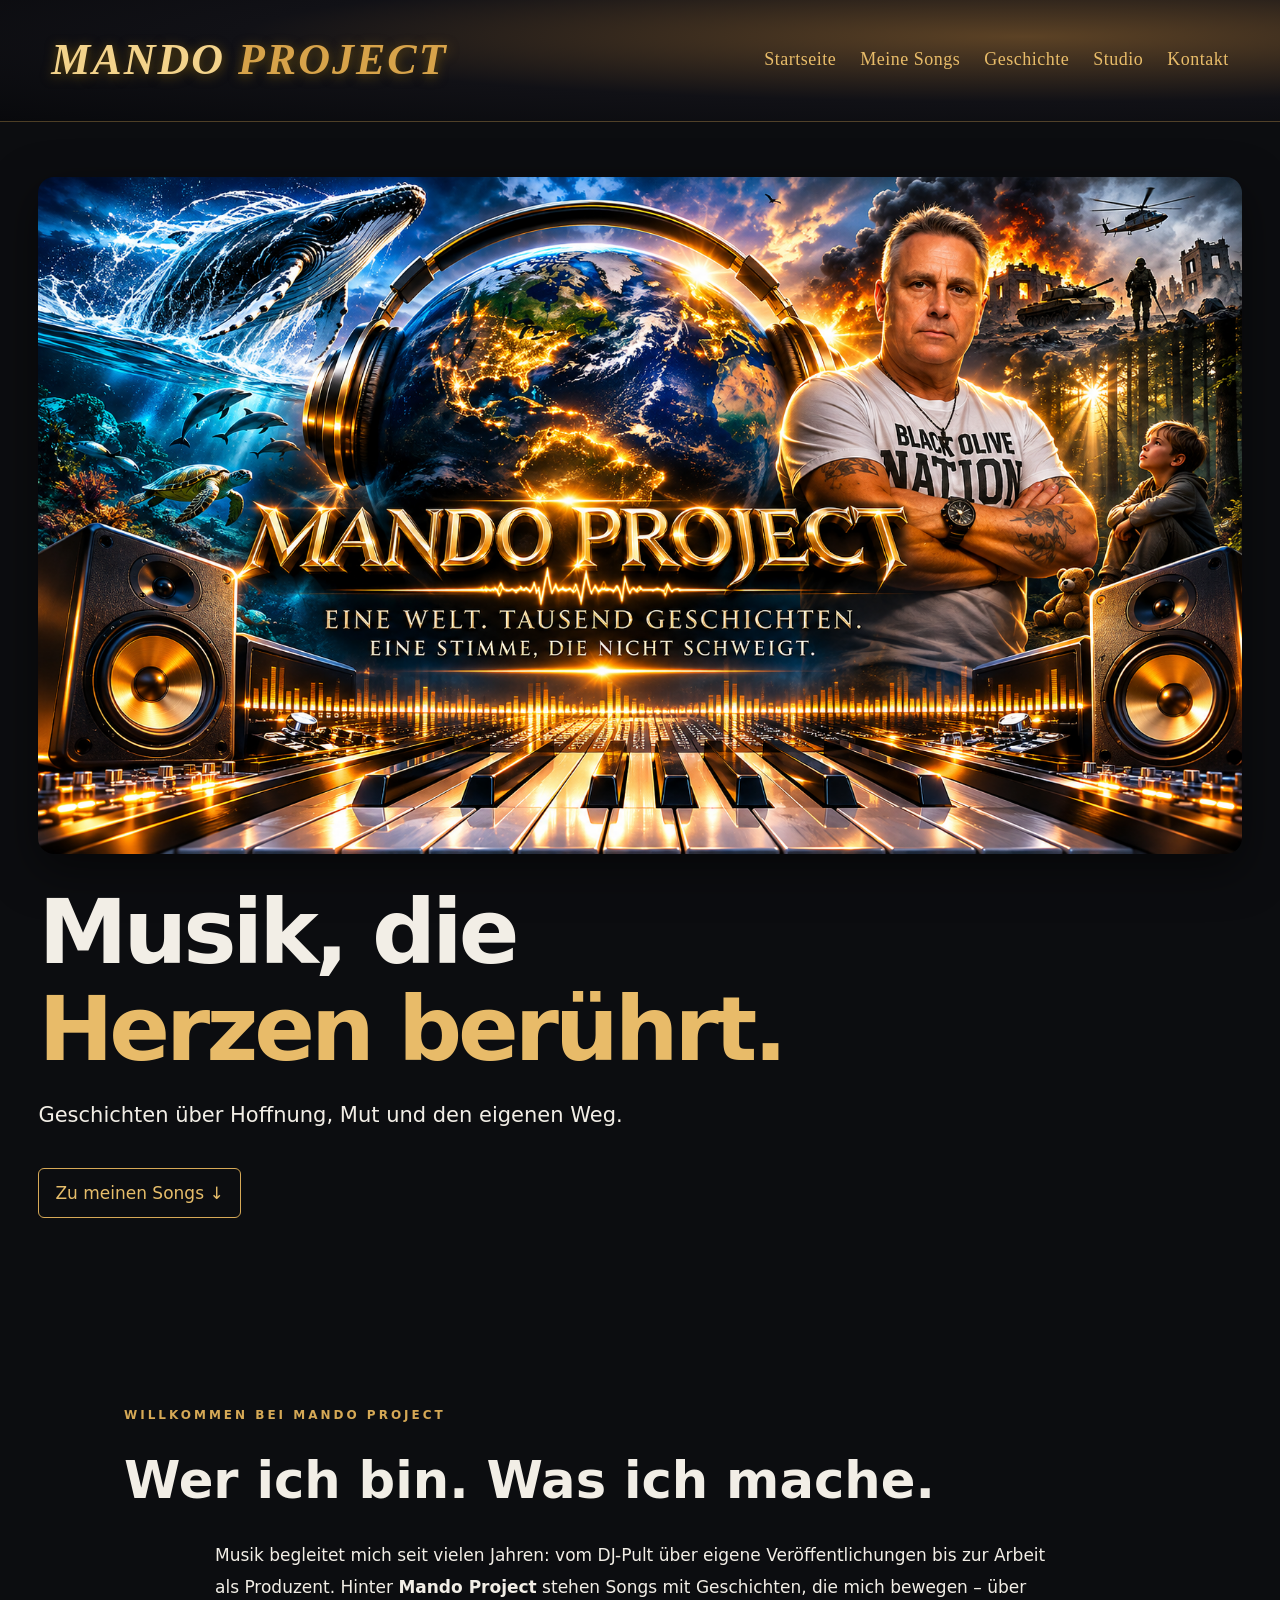
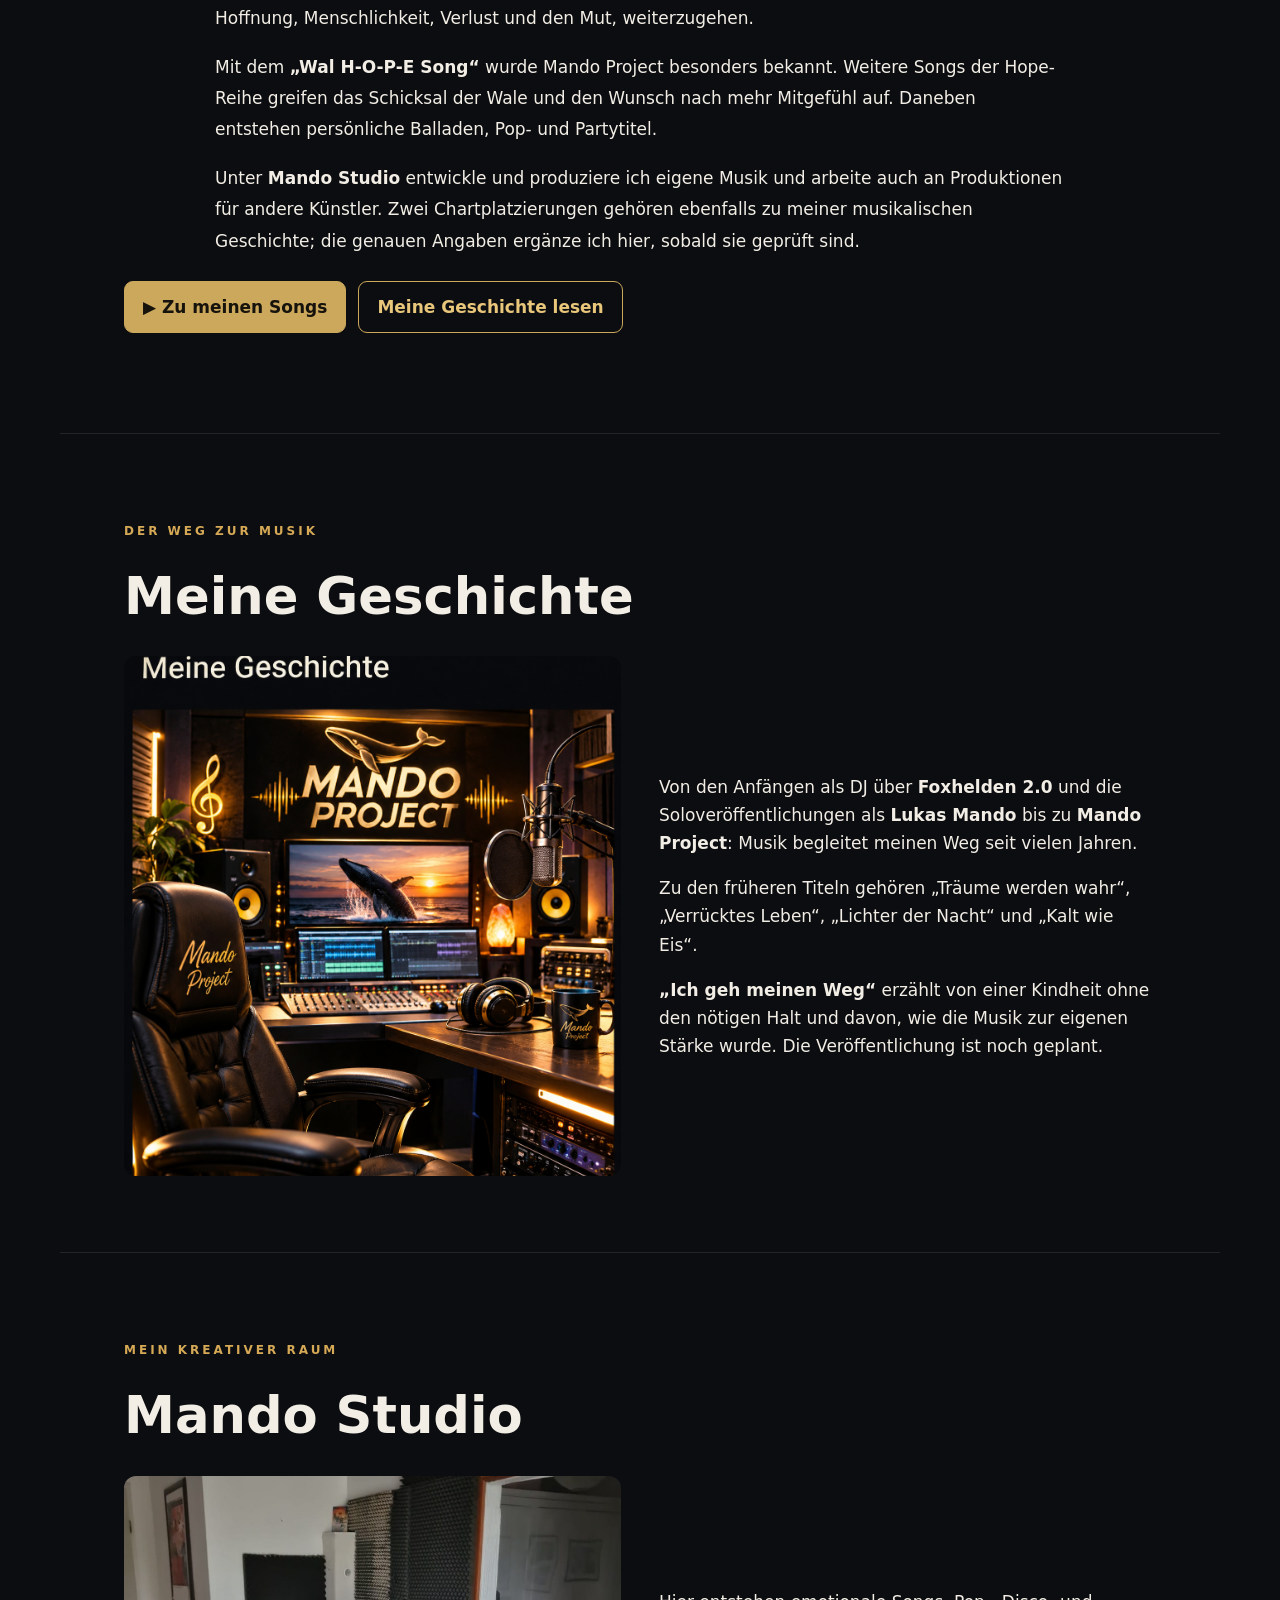
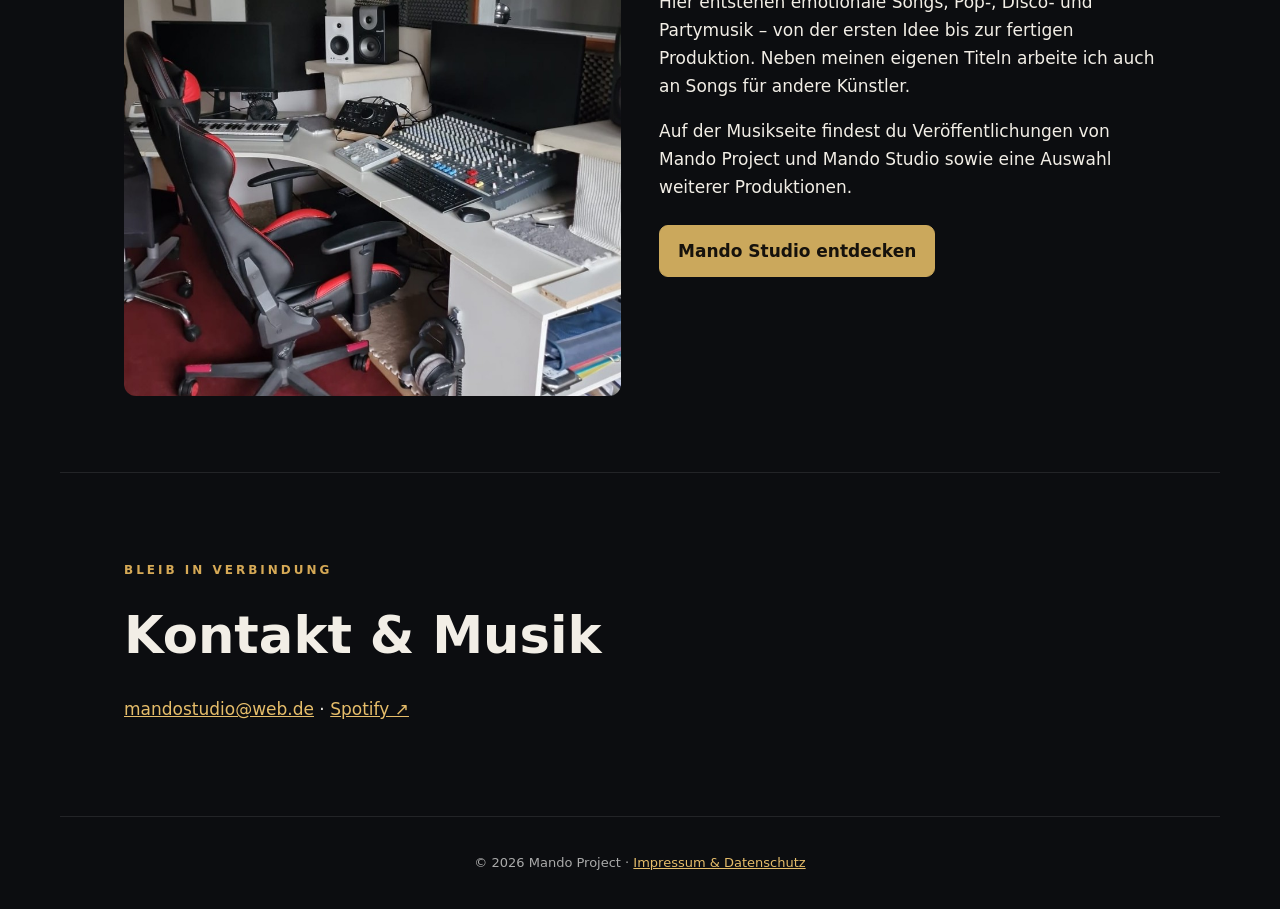
<file: index.html>
<!doctype html>
<html lang="de">
<head>
<meta charset="utf-8">
<meta name="viewport" content="width=device-width, initial-scale=1">
<meta name="description" content="Mando Project und Mando Studio – Musik, Emotionen, Hoffnung und Produktionen.">
<title>Mando Project – Musik, die Herzen berührt</title>
<link rel="icon" type="image/png" href="mando-wal-favicon.png">
<link rel="stylesheet" href="style.css">
<style>
.site-nav-extra {display:flex;flex-wrap:wrap;gap:14px;justify-content:center}
.intro-text {max-width:850px;margin:0 auto 24px;line-height:1.85}
.action-links {display:flex;flex-wrap:wrap;gap:12px;margin:24px 0}
.action-links a,.music-action {display:inline-block;padding:11px 18px;border:1px solid #cba85c;border-radius:9px;color:#e8c77b;text-decoration:none;font-weight:600}
.action-links a:first-child {background:#cba85c;color:#16120c}
.music-grid {display:grid;grid-template-columns:repeat(auto-fill,minmax(145px,1fr));gap:16px;margin-top:25px}
.music-tile {min-width:0;background:#171717;border:1px solid #4d3d23;border-radius:13px;overflow:hidden}
.music-tile img {width:100%;aspect-ratio:1/1;object-fit:cover;display:block;background:#28231d}
.music-tile .details {padding:12px}
.music-tile h3 {font-size:1rem;line-height:1.3;margin:0 0 6px;overflow-wrap:anywhere}
.music-tile small {display:block;opacity:.8;margin-bottom:12px}
.music-tile .music-action {font-size:.82rem;padding:8px 10px;margin:3px 3px 3px 0}
.music-tile .music-action:hover,.action-links a:hover {background:#d8b66d;color:#17120a}
.music-tile .pending {font-size:.82rem;color:#e5c681}
.section-note {max-width:850px;line-height:1.7}
@media(max-width:520px) {
.music-grid {grid-template-columns:repeat(2,minmax(0,1fr));gap:10px}
.music-tile .details {padding:9px}
.music-tile h3 {font-size:.9rem}
.music-tile .music-action {font-size:.74rem;padding:7px 8px}
}
</style>
</head>
<body>

<header>
<div class="nav">
<strong>MANDO <em>PROJECT</em></strong>
<nav class="site-nav-extra">
<a href="index.html">Startseite</a>
<a href="musik.html">Meine Songs</a>
<a href="index.html#geschichte">Geschichte</a>
<a href="index.html#studio">Studio</a>
<a href="index.html#kontakt">Kontakt</a>
</nav>
</div>
</header>

<section class="hero">
<img src="mando-project-banner.png" alt="Mando Project – Musik, Hoffnung und Emotionen" style="width:100%;height:auto;display:block;border-radius:16px;">
<h1>Musik, die<br><em>Herzen berührt.</em></h1>
<p>Geschichten über Hoffnung, Mut und den eigenen Weg.</p>
<a class="cta" href="musik.html">Zu meinen Songs ↓</a>
</section>

<main>

<section id="willkommen">
<p class="eyebrow">WILLKOMMEN BEI MANDO PROJECT</p>
<h2>Wer ich bin. Was ich mache.</h2>

<div class="intro-text">
<p>Musik begleitet mich seit vielen Jahren: vom DJ-Pult über eigene Veröffentlichungen bis zur Arbeit als Produzent. Hinter <strong>Mando Project</strong> stehen Songs mit Geschichten, die mich bewegen – über Hoffnung, Menschlichkeit, Verlust und den Mut, weiterzugehen.</p>

<p>Mit dem <strong>„Wal H-O-P-E Song“</strong> wurde Mando Project besonders bekannt. Weitere Songs der Hope-Reihe greifen das Schicksal der Wale und den Wunsch nach mehr Mitgefühl auf. Daneben entstehen persönliche Balladen, Pop- und Partytitel.</p>

<p>Unter <strong>Mando Studio</strong> entwickle und produziere ich eigene Musik und arbeite auch an Produktionen für andere Künstler. Zwei Chartplatzierungen gehören ebenfalls zu meiner musikalischen Geschichte; die genauen Angaben ergänze ich hier, sobald sie geprüft sind.</p>
</div>

<div class="action-links">
<a href="musik.html">▶ Zu meinen Songs</a>
<a href="#geschichte">Meine Geschichte lesen</a>
</div>
</section>

<section id="geschichte">
<p class="eyebrow">DER WEG ZUR MUSIK</p>
<h2>Meine Geschichte</h2>

<div class="twocol">
<img src="live.jpg.png" alt="Früherer Live-Auftritt" onerror="this.style.display='none'">
<div>
<p>Von den Anfängen als DJ über <strong>Foxhelden 2.0</strong> und die Soloveröffentlichungen als <strong>Lukas Mando</strong> bis zu <strong>Mando Project</strong>: Musik begleitet meinen Weg seit vielen Jahren.</p>

<p>Zu den früheren Titeln gehören „Träume werden wahr“, „Verrücktes Leben“, „Lichter der Nacht“ und „Kalt wie Eis“.</p>

<p><strong>„Ich geh meinen Weg“</strong> erzählt von einer Kindheit ohne den nötigen Halt und davon, wie die Musik zur eigenen Stärke wurde. Die Veröffentlichung ist noch geplant.</p>
</div>
</div>
</section>

<section id="studio">
<p class="eyebrow">MEIN KREATIVER RAUM</p>
<h2>Mando Studio</h2>

<div class="twocol">
<img src="studio.jpg" alt="Blick ins Mando Studio" onerror="this.style.display='none'">
<div>
<p>Hier entstehen emotionale Songs, Pop-, Disco- und Partymusik – von der ersten Idee bis zur fertigen Produktion. Neben meinen eigenen Titeln arbeite ich auch an Songs für andere Künstler.</p>

<p>Auf der Musikseite findest du Veröffentlichungen von Mando Project und Mando Studio sowie eine Auswahl weiterer Produktionen.</p>

<div class="action-links">
<a href="musik.html#studio-songs">Mando Studio entdecken</a>
</div>
</div>
</div>
</section>

<section id="kontakt">
<p class="eyebrow">BLEIB IN VERBINDUNG</p>
<h2>Kontakt &amp; Musik</h2>

<p>
<a href="mailto:mandostudio@web.de">mandostudio@web.de</a>
·
<a href="https://open.spotify.com/artist/6q84qfpA5ErNUSakbiqv8E" target="_blank" rel="noopener noreferrer">Spotify ↗</a>
</p>
</section>

</main>

<footer>
© 2026 Mando Project ·
<a href="impressum.html">Impressum &amp; Datenschutz</a>
</footer>

</body>
</html>
</file>
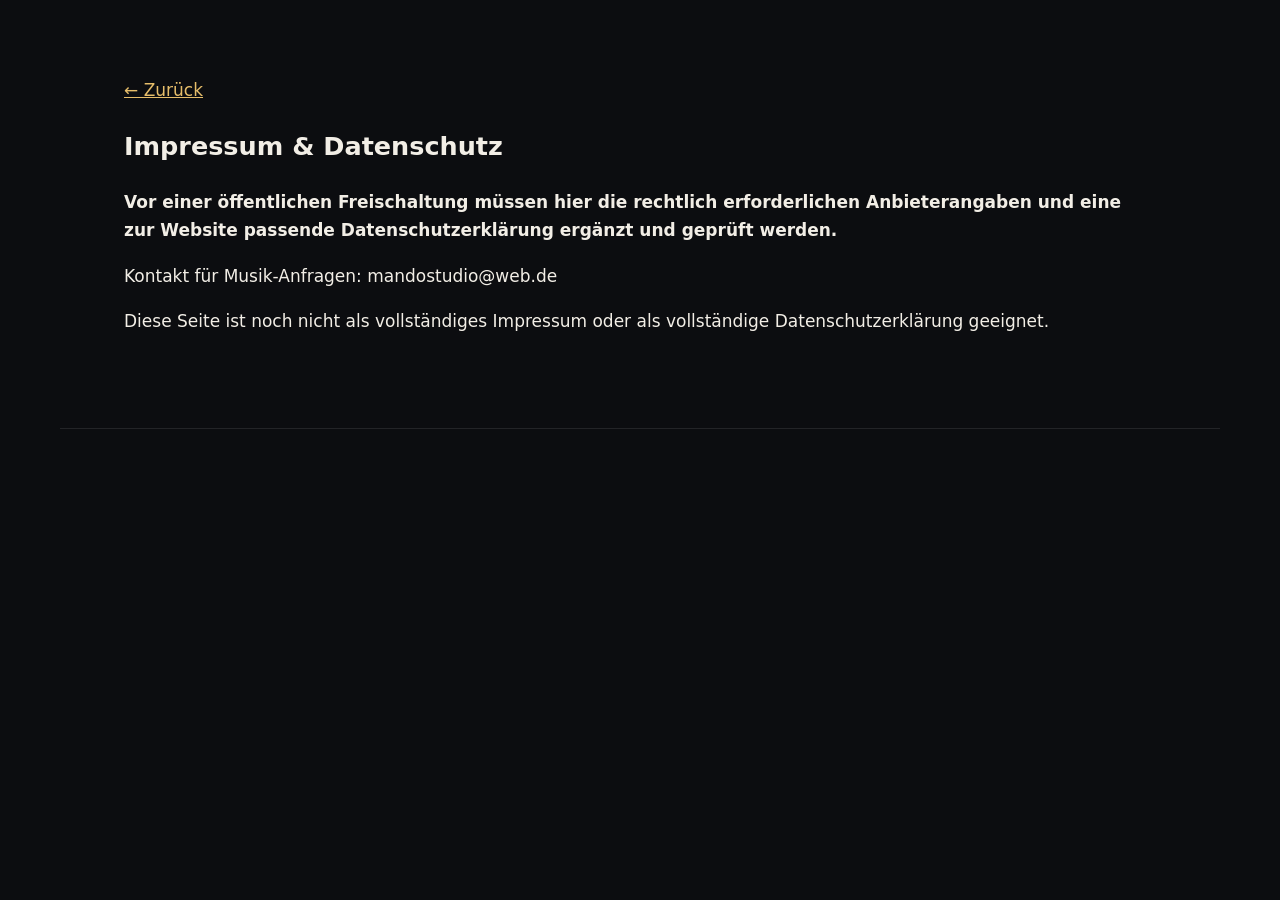
<file: impressum.html>
<!doctype html><html lang="de"><head><meta charset="utf-8"><meta name="viewport" content="width=device-width,initial-scale=1"><title>Impressum & Datenschutz – Mando Project</title><link rel="stylesheet" href="style.css"></head><body><main><section><a href="index.html">← Zurück</a><h1>Impressum & Datenschutz</h1><p><strong>Vor einer öffentlichen Freischaltung müssen hier die rechtlich erforderlichen Anbieterangaben und eine zur Website passende Datenschutzerklärung ergänzt und geprüft werden.</strong></p><p>Kontakt für Musik-Anfragen: mandostudio@web.de</p><p>Diese Seite ist noch nicht als vollständiges Impressum oder als vollständige Datenschutzerklärung geeignet.</p></section></main></body></html>
</file>
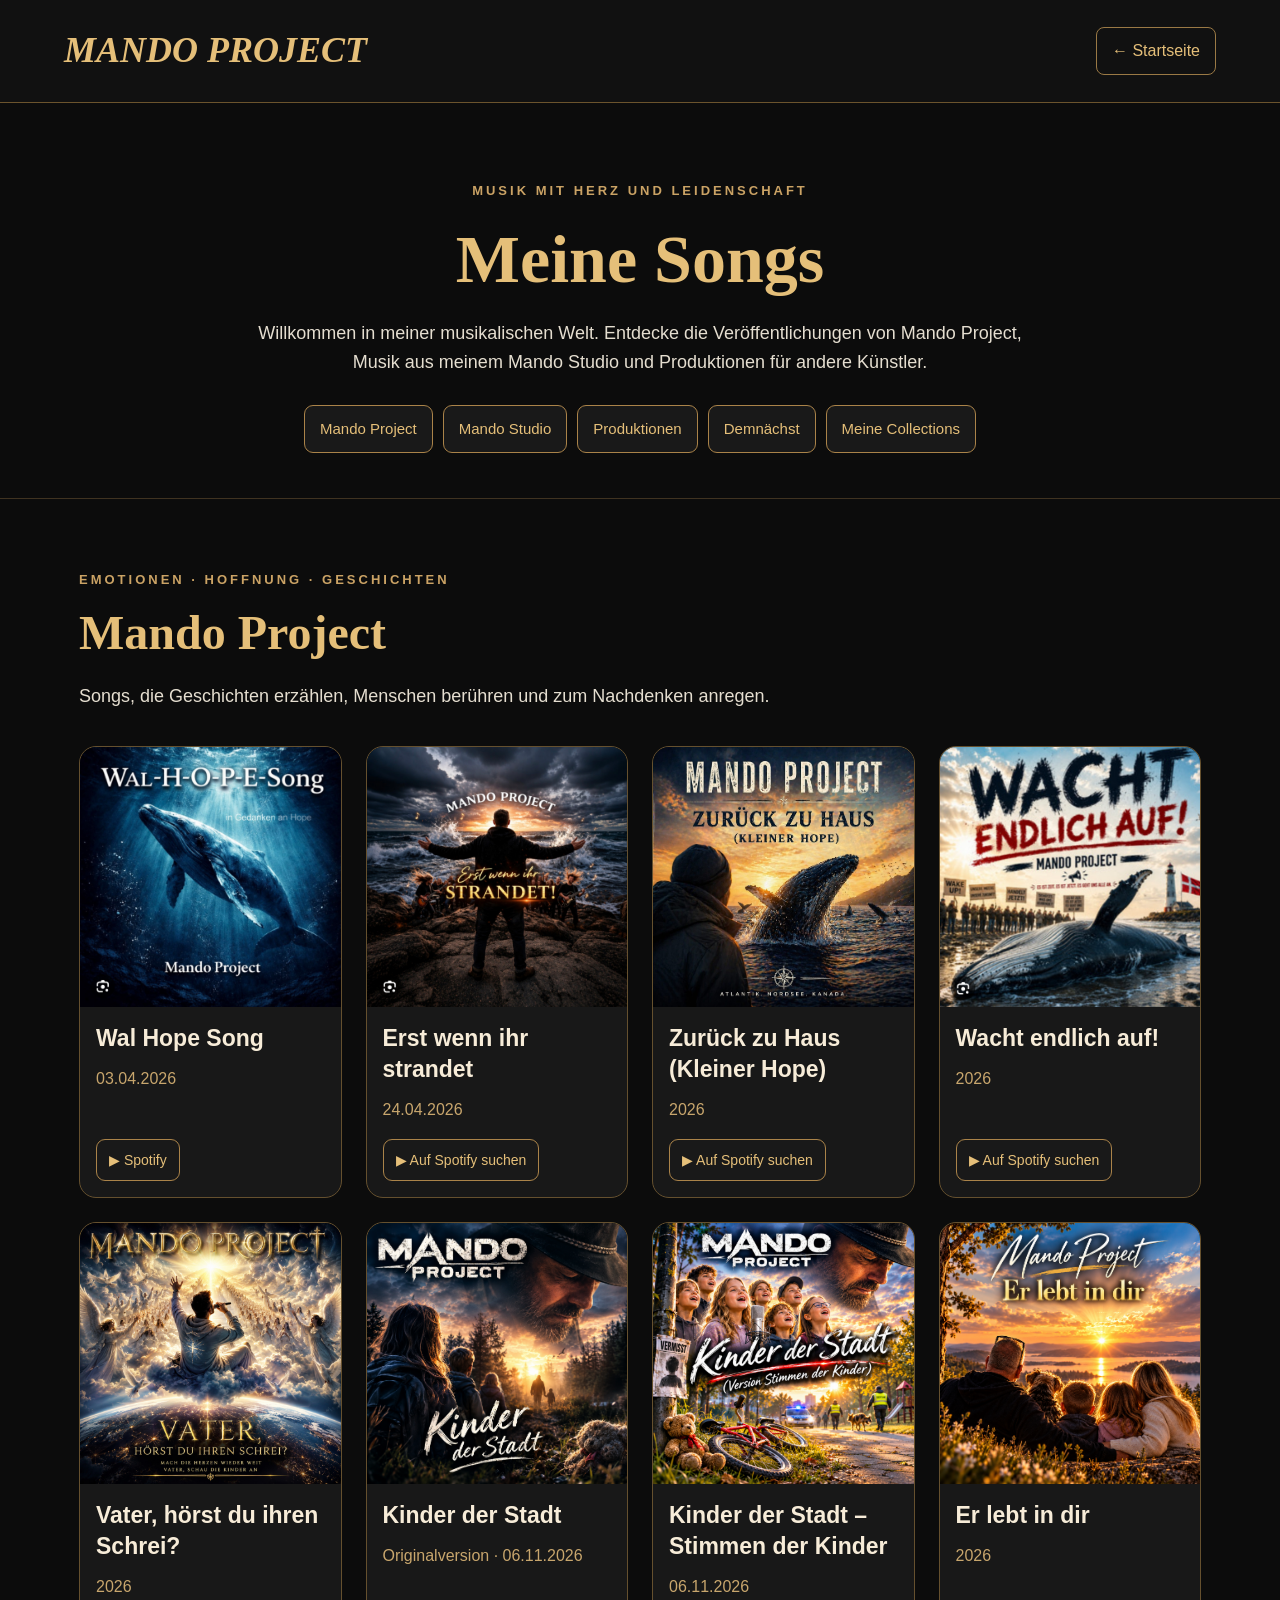
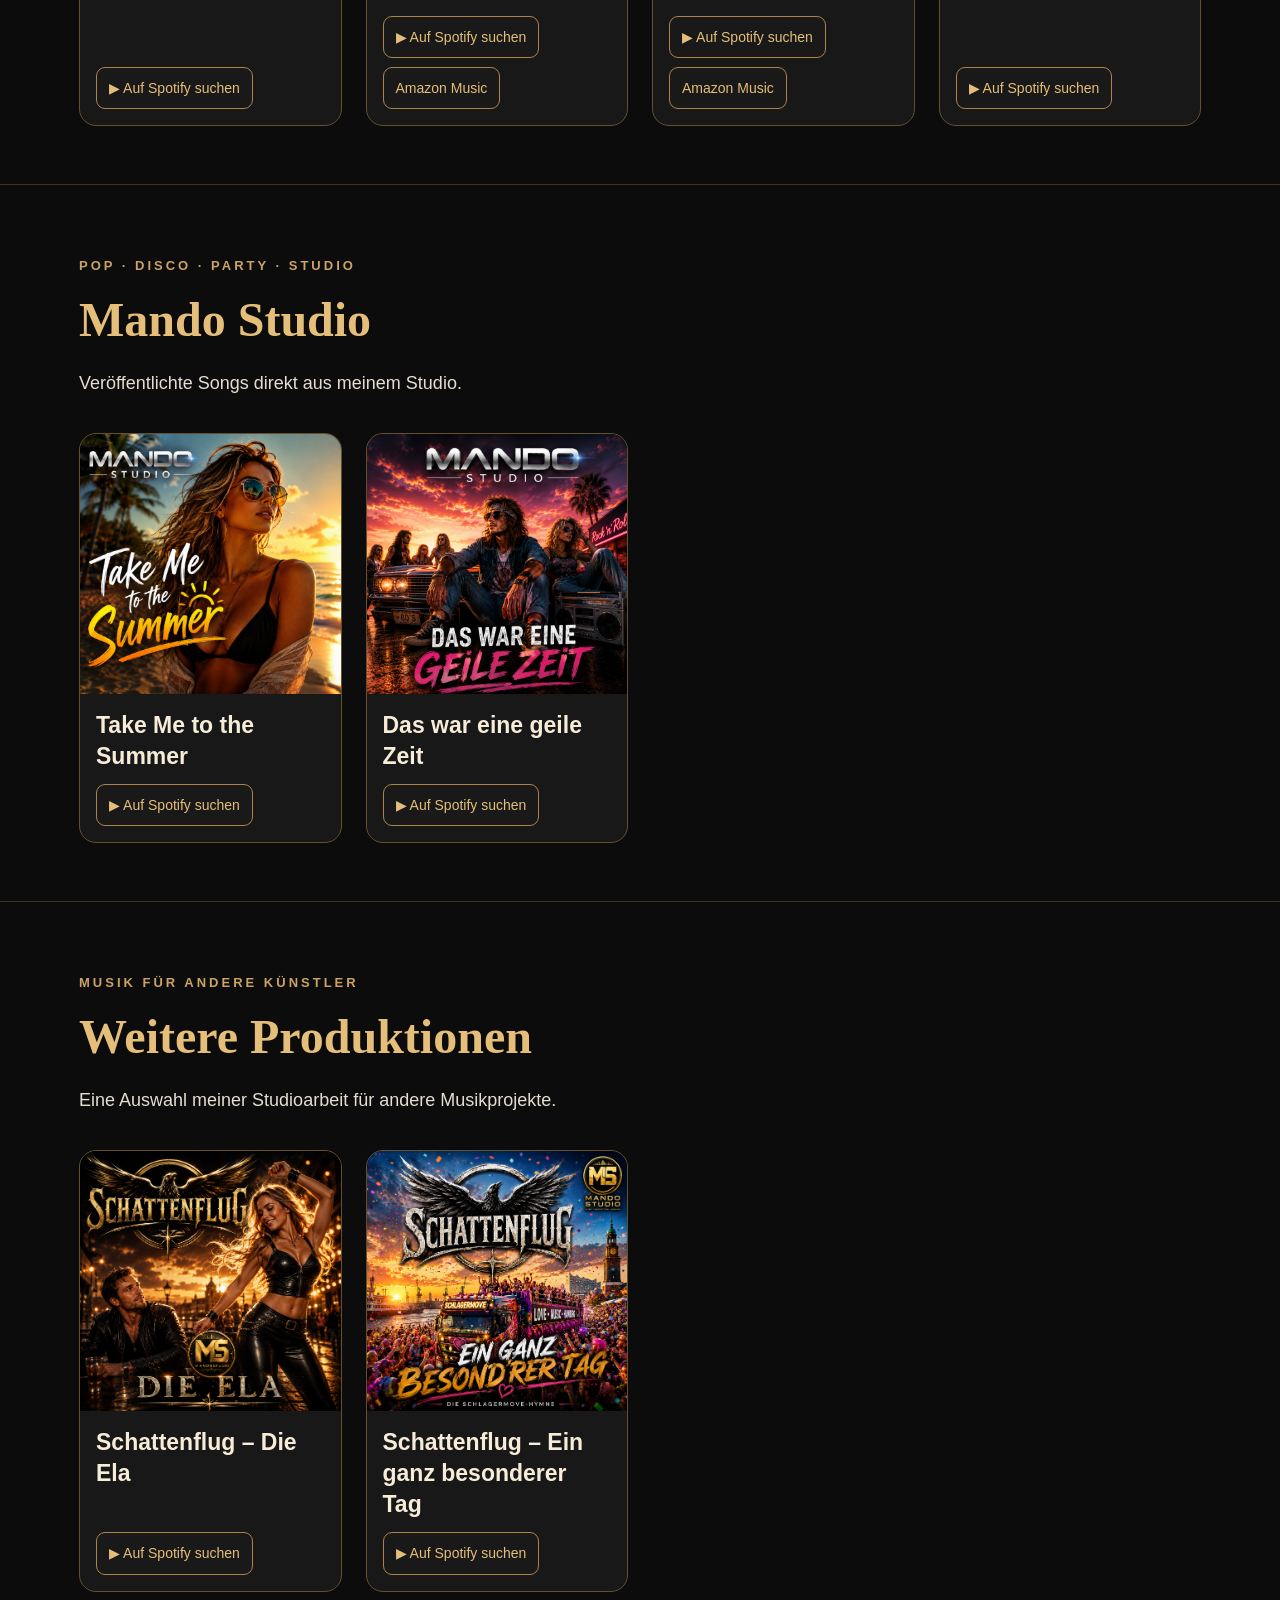
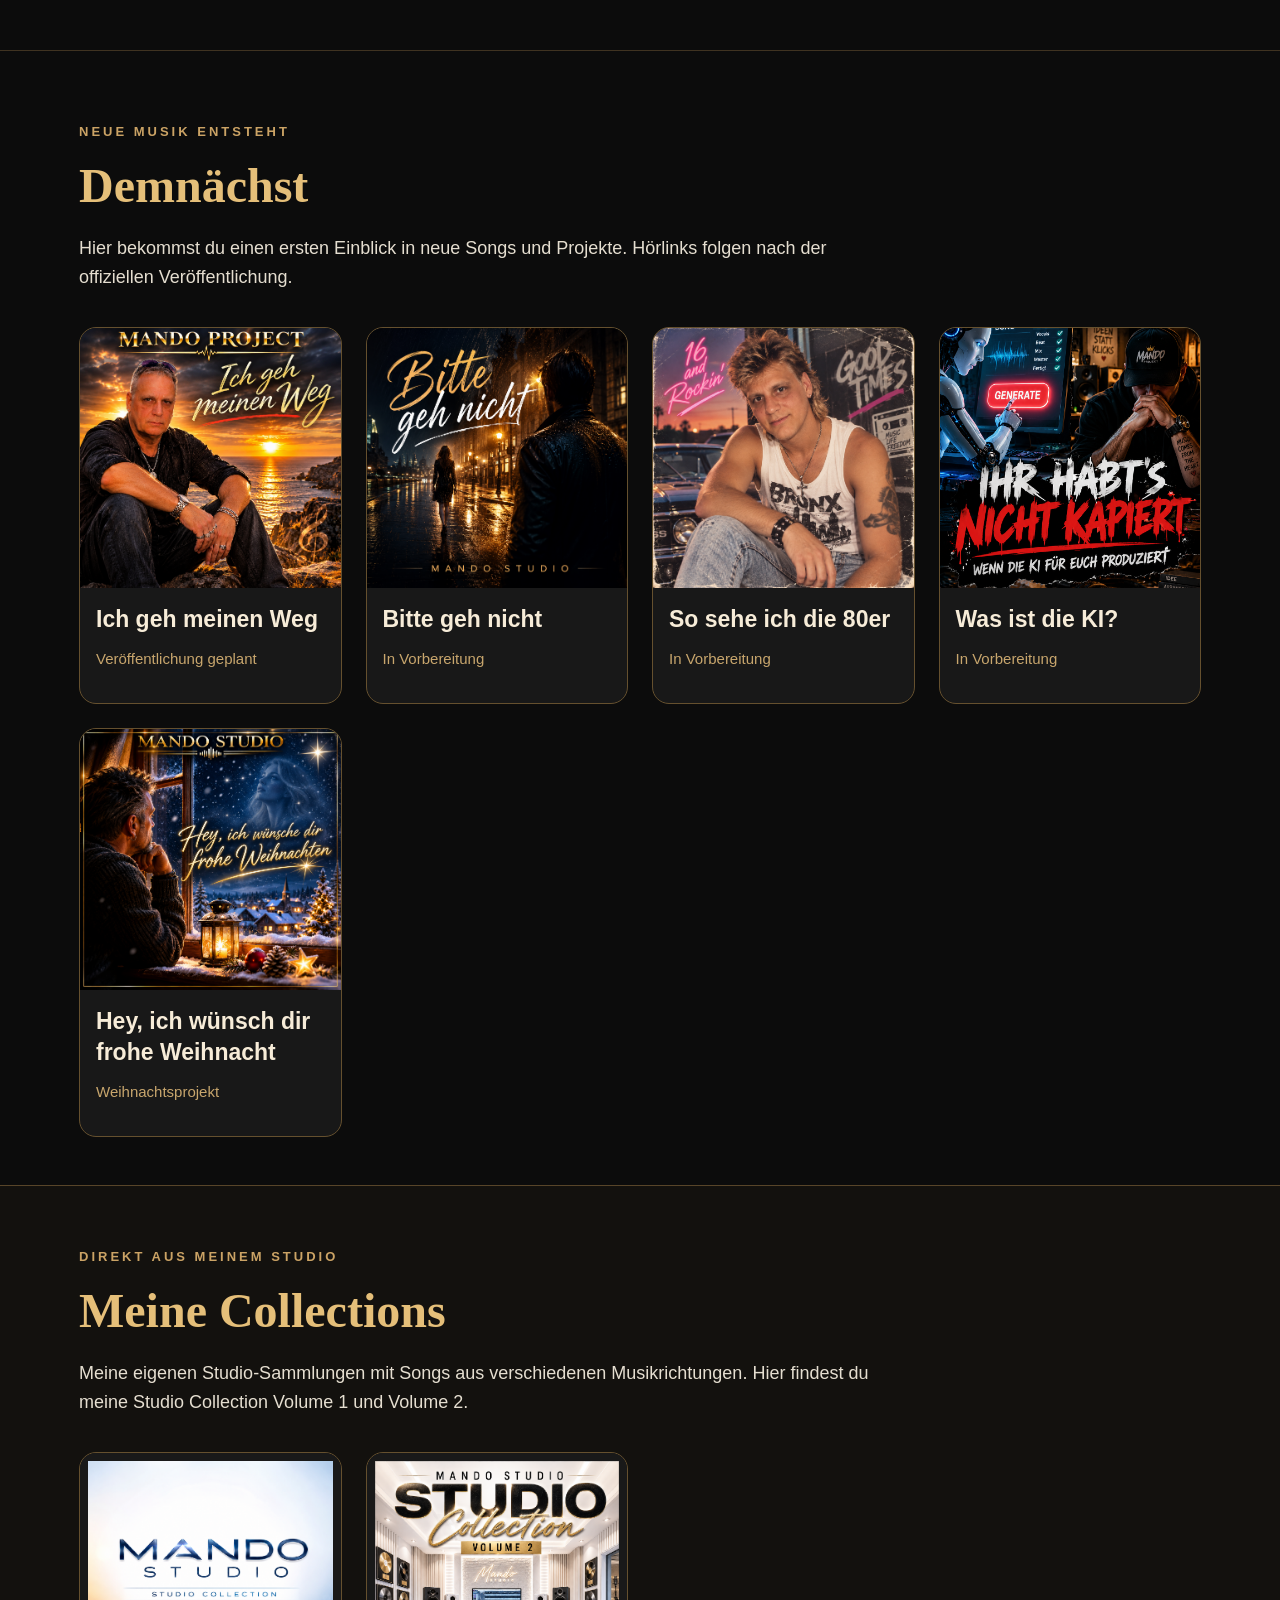
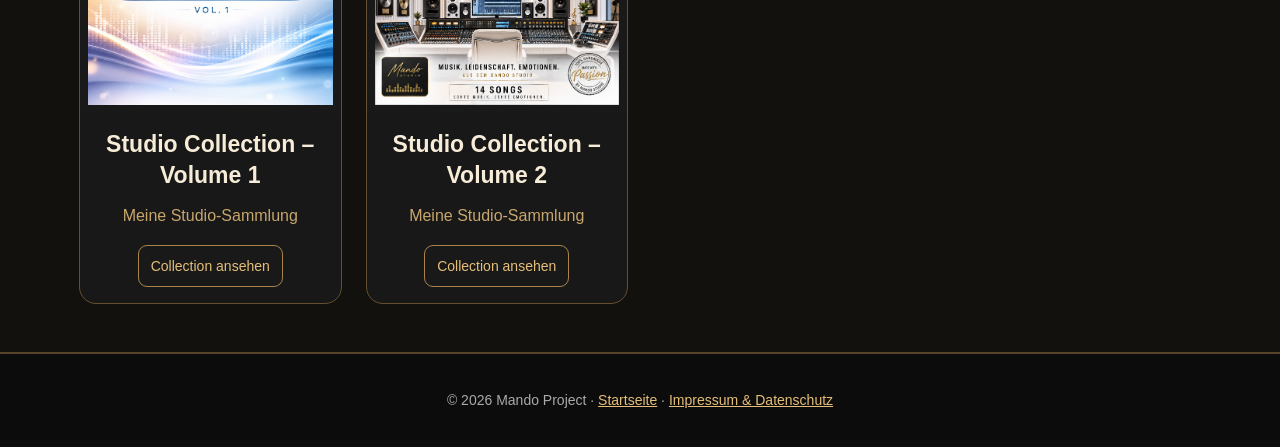
<file: musik.html>
<!DOCTYPE html>
<html lang="de">
<head>
<meta charset="UTF-8">
<meta name="viewport" content="width=device-width, initial-scale=1.0">
<meta name="description" content="Musik und Produktionen von Mando Project und Mando Studio.">
<title>Meine Songs | Mando Project</title>
<style>
*{box-sizing:border-box}
html{scroll-behavior:smooth}
body{margin:0;background:#0c0c0c;color:#f4ead5;font-family:Arial,Helvetica,sans-serif;line-height:1.6}
a{color:inherit}
.header{padding:22px 5%;background:#111;border-bottom:1px solid #6c542d}
.header-inner{max-width:1250px;margin:auto;display:flex;justify-content:space-between;align-items:center;flex-wrap:wrap;gap:16px}
.logo{color:#e5bf79;font-family:Georgia,serif;font-size:clamp(24px,5vw,36px);font-style:italic;font-weight:bold;text-decoration:none}
.home-link{color:#e5bf79;text-decoration:none;border:1px solid #9a7945;padding:10px 15px;border-radius:8px}
.intro,.music-section{max-width:1250px;margin:auto;padding:48px 5%}
.intro{text-align:center;padding-top:65px;padding-bottom:35px}
.eyebrow{color:#cba365;text-transform:uppercase;letter-spacing:3px;font-size:13px;font-weight:bold}
h1,h2{font-family:Georgia,serif;color:#e5bf79;line-height:1.2}
h1{font-size:clamp(40px,8vw,68px);margin:18px 0}
h2{font-size:clamp(30px,6vw,48px);margin:14px 0 20px}
.description{max-width:800px;color:#e5ded0;font-size:18px}
.intro .description{margin:0 auto 25px}
.section-links{display:flex;flex-wrap:wrap;justify-content:center;gap:10px;margin-top:28px}
.section-links a,.button{display:inline-block;border:1px solid #aa8349;border-radius:9px;padding:11px 15px;color:#e5bf79;background:#191919;text-decoration:none;font-size:15px}
.section-links a:hover,.button:hover{background:#6d512b;color:white}
.divider{border:0;border-top:1px solid #403321;margin:10px 0}
.cover-grid{display:grid;grid-template-columns:repeat(2,minmax(0,1fr));gap:18px;margin-top:35px}
.cover-card{background:#181818;border:1px solid #65502e;border-radius:17px;overflow:hidden;min-width:0;display:flex;flex-direction:column}
.cover-card img{display:block;width:100%;aspect-ratio:1/1;object-fit:cover;background:#222}
.cover-info{padding:16px;display:flex;flex-direction:column;flex:1}
.cover-info h3{font-size:clamp(17px,3.5vw,23px);line-height:1.35;margin:0 0 12px;color:#f7ecd8;overflow-wrap:anywhere}
.cover-info p{color:#c8a66d;margin:0 0 16px}
.cover-actions{display:flex;flex-wrap:wrap;gap:9px;margin-top:auto}
.cover-actions .button{font-size:14px;padding:9px 12px}
.notice{color:#d5b77e;font-size:15px;margin-top:auto}
.collection-area{background:#13110e;border-top:1px solid #584529;border-bottom:1px solid #584529}
.collection-card img{object-fit:contain;padding:8px;background:#191919}
.collection-card .cover-info{text-align:center}
.collection-card .cover-actions{justify-content:center}
footer{padding:35px 5%;text-align:center;border-top:1px solid #584529;color:#aaa;font-size:14px}
footer a{color:#e5bf79}
@media(min-width:800px){.cover-grid{grid-template-columns:repeat(3,minmax(0,1fr));gap:24px}}
@media(min-width:1150px){.cover-grid{grid-template-columns:repeat(4,minmax(0,1fr))}}
</style>
</head>
<body>

<header class="header">
<div class="header-inner">
<a class="logo" href="index.html">MANDO PROJECT</a>
<a class="home-link" href="index.html">← Startseite</a>
</div>
</header>

<main>

<section class="intro">
<p class="eyebrow">Musik mit Herz und Leidenschaft</p>
<h1>Meine Songs</h1>
<p class="description">Willkommen in meiner musikalischen Welt. Entdecke die Veröffentlichungen von Mando Project, Musik aus meinem Mando Studio und Produktionen für andere Künstler.</p>
<nav class="section-links">
<a href="#mando-project">Mando Project</a>
<a href="#mando-studio">Mando Studio</a>
<a href="#produktionen">Produktionen</a>
<a href="#demnaechst">Demnächst</a>
<a href="#collections">Meine Collections</a>
</nav>
</section>

<hr class="divider">

<section class="music-section" id="mando-project">
<p class="eyebrow">Emotionen · Hoffnung · Geschichten</p>
<h2>Mando Project</h2>
<p class="description">Songs, die Geschichten erzählen, Menschen berühren und zum Nachdenken anregen.</p>
<div class="cover-grid">

<article class="cover-card">
<img src="Wal%20Hope%20song.jpg" alt="Wal Hope Song" loading="lazy">
<div class="cover-info">
<h3>Wal Hope Song</h3>
<p>03.04.2026</p>
<div class="cover-actions">
<a class="button" href="https://open.spotify.com/intl-de/album/5B0IwRCmnelLsubYAaWG3R" target="_blank" rel="noopener noreferrer">▶ Spotify</a>
</div>
</div>
</article>

<article class="cover-card">
<img src="erst%20wenn%20ihr%20strandet.jpg" alt="Erst wenn ihr strandet" loading="lazy">
<div class="cover-info">
<h3>Erst wenn ihr strandet</h3>
<p>24.04.2026</p>
<div class="cover-actions">
<a class="button" href="https://open.spotify.com/search/Mando%20Project%20Erst%20wenn%20ihr%20strandet" target="_blank" rel="noopener noreferrer">▶ Auf Spotify suchen</a>
</div>
</div>
</article>

<article class="cover-card">
<img src="zur%C3%BCck%20zu%20hause%20kleiner%20hope.jpeg" alt="Zurück zu Haus (Kleiner Hope)" loading="lazy">
<div class="cover-info">
<h3>Zurück zu Haus (Kleiner Hope)</h3>
<p>2026</p>
<div class="cover-actions">
<a class="button" href="https://open.spotify.com/search/Mando%20Project%20Zur%C3%BCck%20zu%20Haus%20Kleiner%20Hope" target="_blank" rel="noopener noreferrer">▶ Auf Spotify suchen</a>
</div>
</div>
</article>

<article class="cover-card">
<img src="wacht%20endlich%20auf.jpg" alt="Wacht endlich auf!" loading="lazy">
<div class="cover-info">
<h3>Wacht endlich auf!</h3>
<p>2026</p>
<div class="cover-actions">
<a class="button" href="https://open.spotify.com/search/Mando%20Project%20Wacht%20endlich%20auf" target="_blank" rel="noopener noreferrer">▶ Auf Spotify suchen</a>
</div>
</div>
</article>

<article class="cover-card">
<img src="vater.png" alt="Vater, hörst du ihren Schrei?" loading="lazy">
<div class="cover-info">
<h3>Vater, hörst du ihren Schrei?</h3>
<p>2026</p>
<div class="cover-actions">
<a class="button" href="https://open.spotify.com/search/Mando%20Project%20Vater%20h%C3%B6rst%20du%20ihren%20Schrei" target="_blank" rel="noopener noreferrer">▶ Auf Spotify suchen</a>
</div>
</div>
</article>

<article class="cover-card">
<img src="kinder%20der%20stadt.png" alt="Kinder der Stadt" loading="lazy">
<div class="cover-info">
<h3>Kinder der Stadt</h3>
<p>Originalversion · 06.11.2026</p>
<div class="cover-actions">
<a class="button" href="https://open.spotify.com/search/Mando%20Project%20Kinder%20der%20Stadt" target="_blank" rel="noopener noreferrer">▶ Auf Spotify suchen</a>
<a class="button" href="https://music.amazon.ca/albums/B0HQ57DHJ8" target="_blank" rel="noopener noreferrer">Amazon Music</a>
</div>
</div>
</article>

<article class="cover-card">
<img src="kinder%20der%20stadt%20die%20stimmen%20der%20kinder.png" alt="Kinder der Stadt – Stimmen der Kinder" loading="lazy">
<div class="cover-info">
<h3>Kinder der Stadt – Stimmen der Kinder</h3>
<p>06.11.2026</p>
<div class="cover-actions">
<a class="button" href="https://open.spotify.com/search/Mando%20Project%20Kinder%20der%20Stadt%20Stimmen%20der%20Kinder" target="_blank" rel="noopener noreferrer">▶ Auf Spotify suchen</a>
<a class="button" href="https://music.amazon.it/albums/B0HQDD9KSR" target="_blank" rel="noopener noreferrer">Amazon Music</a>
</div>
</div>
</article>

<article class="cover-card">
<img src="er%20lebt%20in%20dir.png" alt="Er lebt in dir" loading="lazy">
<div class="cover-info">
<h3>Er lebt in dir</h3>
<p>2026</p>
<div class="cover-actions">
<a class="button" href="https://open.spotify.com/search/Mando%20Project%20Er%20lebt%20in%20dir" target="_blank" rel="noopener noreferrer">▶ Auf Spotify suchen</a>
</div>
</div>
</article>

</div>
</section>

<hr class="divider">

<section class="music-section" id="mando-studio">
<p class="eyebrow">Pop · Disco · Party · Studio</p>
<h2>Mando Studio</h2>
<p class="description">Veröffentlichte Songs direkt aus meinem Studio.</p>
<div class="cover-grid">

<article class="cover-card">
<img src="take-me-to-the-summer.png" alt="Take Me to the Summer" loading="lazy">
<div class="cover-info">
<h3>Take Me to the Summer</h3>
<div class="cover-actions">
<a class="button" href="https://open.spotify.com/search/Mando%20Studio%20Take%20Me%20to%20the%20Summer" target="_blank" rel="noopener noreferrer">▶ Auf Spotify suchen</a>
</div>
</div>
</article>

<article class="cover-card">
<img src="das-war-eine-geile-zeit.png" alt="Das war eine geile Zeit" loading="lazy">
<div class="cover-info">
<h3>Das war eine geile Zeit</h3>
<div class="cover-actions">
<a class="button" href="https://open.spotify.com/search/Mando%20Studio%20Das%20war%20eine%20geile%20Zeit" target="_blank" rel="noopener noreferrer">▶ Auf Spotify suchen</a>
</div>
</div>
</article>

</div>
</section>

<hr class="divider">

<section class="music-section" id="produktionen">
<p class="eyebrow">Musik für andere Künstler</p>
<h2>Weitere Produktionen</h2>
<p class="description">Eine Auswahl meiner Studioarbeit für andere Musikprojekte.</p>
<div class="cover-grid">

<article class="cover-card">
<img src="schattenflug%20die%20ela.png" alt="Schattenflug – Die Ela" loading="lazy">
<div class="cover-info">
<h3>Schattenflug – Die Ela</h3>
<div class="cover-actions">
<a class="button" href="https://open.spotify.com/search/Schattenflug%20Die%20Ela" target="_blank" rel="noopener noreferrer">▶ Auf Spotify suchen</a>
</div>
</div>
</article>

<article class="cover-card">
<img src="schattenflug%20ein%20ganz%20besonderer%20tag.png" alt="Schattenflug – Ein ganz besonderer Tag" loading="lazy">
<div class="cover-info">
<h3>Schattenflug – Ein ganz besonderer Tag</h3>
<div class="cover-actions">
<a class="button" href="https://open.spotify.com/search/Schattenflug%20Ein%20ganz%20besonderer%20Tag" target="_blank" rel="noopener noreferrer">▶ Auf Spotify suchen</a>
</div>
</div>
</article>

</div>
</section>

<hr class="divider">

<section class="music-section" id="demnaechst">
<p class="eyebrow">Neue Musik entsteht</p>
<h2>Demnächst</h2>
<p class="description">Hier bekommst du einen ersten Einblick in neue Songs und Projekte. Hörlinks folgen nach der offiziellen Veröffentlichung.</p>
<div class="cover-grid">

<article class="cover-card">
<img src="ich%20geh%20meinen%20weg.png" alt="Ich geh meinen Weg" loading="lazy">
<div class="cover-info">
<h3>Ich geh meinen Weg</h3>
<p class="notice">Veröffentlichung geplant</p>
</div>
</article>

<article class="cover-card">
<img src="bitte%20geh%20nicht.png" alt="Bitte geh nicht" loading="lazy">
<div class="cover-info">
<h3>Bitte geh nicht</h3>
<p class="notice">In Vorbereitung</p>
</div>
</article>

<article class="cover-card">
<img src="so%20sehe%20ich%20die%2080er.png" alt="So sehe ich die 80er" loading="lazy">
<div class="cover-info">
<h3>So sehe ich die 80er</h3>
<p class="notice">In Vorbereitung</p>
</div>
</article>

<article class="cover-card">
<img src="was%20ist%20die%20Ki.png" alt="Was ist die KI?" loading="lazy">
<div class="cover-info">
<h3>Was ist die KI?</h3>
<p class="notice">In Vorbereitung</p>
</div>
</article>

<article class="cover-card">
<img src="hey%20ich%20w%C3%BCnsch%20dir%20frohe%20weihnacht.png" alt="Hey, ich wünsch dir frohe Weihnacht" loading="lazy">
<div class="cover-info">
<h3>Hey, ich wünsch dir frohe Weihnacht</h3>
<p class="notice">Weihnachtsprojekt</p>
</div>
</article>

</div>
</section>

<div class="collection-area">
<section class="music-section" id="collections">
<p class="eyebrow">Direkt aus meinem Studio</p>
<h2>Meine Collections</h2>
<p class="description">Meine eigenen Studio-Sammlungen mit Songs aus verschiedenen Musikrichtungen. Hier findest du meine Studio Collection Volume 1 und Volume 2.</p>
<div class="cover-grid">

<article class="cover-card collection-card">
<img src="studio1.png" alt="Studio Collection – Volume 1" loading="lazy">
<div class="cover-info">
<h3>Studio Collection – Volume 1</h3>
<p>Meine Studio-Sammlung</p>
<div class="cover-actions">
<a class="button" href="studio1.png" target="_blank" rel="noopener noreferrer">Collection ansehen</a>
</div>
</div>
</article>

<article class="cover-card collection-card">
<img src="studio%20collektion%202.png" alt="Studio Collection – Volume 2" loading="lazy">
<div class="cover-info">
<h3>Studio Collection – Volume 2</h3>
<p>Meine Studio-Sammlung</p>
<div class="cover-actions">
<a class="button" href="studio%20collektion%202.png" target="_blank" rel="noopener noreferrer">Collection ansehen</a>
</div>
</div>
</article>

</div>
</section>
</div>

</main>

<footer>
&copy; 2026 Mando Project ·
<a href="index.html">Startseite</a> ·
<a href="impressum.html">Impressum &amp; Datenschutz</a>
</footer>

</body>
</html>
</file>
<file: style.css>
* {
  box-sizing: border-box;
}

html {
  scroll-behavior: smooth;
}

body {
  margin: 0;
  background: #0c0d10;
  color: #f2eee6;
  font: 17px/1.65 system-ui, Arial, sans-serif;
}

a {
  color: #e6bd6a;
}

header {
  background: radial-gradient(
    ellipse at 80% 30%,
    #5c4225 0%,
    #111116 54%,
    #08090c 100%
  );
}

/* GOLD HEADER */

.nav {
  display: flex;
  justify-content: space-between;
  align-items: center;
  gap: 22px;
  padding: 24px 4%;
  border-bottom: 1px solid #d7a95755;
}

.nav strong {
  font-family: Georgia, "Times New Roman", serif;
  font-style: italic;
  font-weight: 700;
  font-size: clamp(28px, 3.5vw, 44px);
  letter-spacing: 2px;
  color: #f3d38b;
  text-shadow: 0 2px 12px #b8860b88;
}

.nav strong em {
  font-style: italic;
  color: #d7a34a;
}

.nav nav {
  display: flex;
  gap: 24px;
  flex-wrap: wrap;
}

.nav nav a {
  color: #e8bc69;
  text-decoration: none;
  font-family: Georgia, "Times New Roman", serif;
  font-size: 18px;
  letter-spacing: 0.5px;
  transition: color 0.2s ease;
}

.nav nav a:hover {
  color: #ffffff;
}

/* CINEMA BANNER */

.hero {
  width: 100%;
  max-width: none;
  margin: 0 auto;
  padding: 55px 3% 100px;
}

.hero > img {
  display: block;
  width: 100%;
  height: auto;
  max-width: none;
  border-radius: 12px;
  box-shadow: 0 15px 45px #00000080;
}

.eyebrow {
  color: #d6a956;
  font-size: 12px;
  letter-spacing: 0.25em;
  font-weight: 700;
}

.hero h1 {
  font-size: clamp(46px, 7vw, 94px);
  line-height: 1.08;
  letter-spacing: -0.045em;
  margin: 30px 0 20px;
}

.hero h1 em {
  font-style: normal;
  color: #e8bb69;
}

.hero p {
  font-size: 21px;
  max-width: 650px;
}

.cta,
.listen {
  display: inline-block;
  border: 1px solid #d7a957;
  border-radius: 6px;
  padding: 10px 16px;
  text-decoration: none;
  margin-top: 14px;
}

/* MAIN CONTENT */

main section {
  max-width: 1160px;
  margin: 0 auto;
  padding: 76px 5%;
  border-bottom: 1px solid #ffffff18;
}

h2 {
  font-size: clamp(32px, 4vw, 52px);
  margin: 0 0 18px;
}

h3 {
  margin: 4px 0;
  font-size: 20px;
}

.songs {
  display: grid;
  grid-template-columns: repeat(auto-fit, minmax(240px, 1fr));
  gap: 22px;
  margin-top: 35px;
}

.song {
  background: #191a1e;
  border: 1px solid #ffffff16;
  border-radius: 12px;
  overflow: hidden;
}

.song img,
.placeholder {
  width: 100%;
  aspect-ratio: 1/1;
  object-fit: cover;
  display: block;
}

.placeholder {
  display: flex;
  flex-direction: column;
  justify-content: center;
  align-items: center;
  text-align: center;
  padding: 25px;
  background: linear-gradient(145deg, #27201c, #0f1b28);
  color: #d5bd93;
}

.placeholder span {
  font-size: 60px;
}

.info {
  padding: 19px;
}

.info small {
  color: #c7a36b;
}

.listen {
  font-size: 13px;
}

.twocol {
  display: grid;
  grid-template-columns: 1fr 1fr;
  gap: 38px;
  align-items: center;
}

.twocol > img {
  width: 100%;
  max-height: 520px;
  object-fit: cover;
  border-radius: 12px;
}

.mini {
  display: grid;
  grid-template-columns: 1fr 1fr;
  gap: 14px;
}

.mini figure {
  margin: 0;
}

.mini img {
  width: 100%;
  border-radius: 8px;
}

.mini figcaption {
  font-size: 13px;
}

footer {
  text-align: center;
  padding: 35px;
  color: #aaa;
  font-size: 13px;
}

/* MOBILE DESIGN */

@media (max-width: 700px) {
  .nav {
    align-items: center;
    flex-direction: column;
    text-align: center;
    padding: 24px 12px;
  }

  .nav strong {
    font-size: 34px;
  }

  .nav nav {
    justify-content: center;
    gap: 12px 20px;
  }

  .nav nav a {
    font-size: 17px;
  }

  .hero {
    padding: 25px 0 75px;
  }

  .hero > img {
    width: 100%;
    border-radius: 0;
  }

  .hero h1,
  .hero p,
  .hero .cta {
    margin-left: 5%;
    margin-right: 5%;
  }

  .twocol {
    grid-template-columns: 1fr;
  }
}
</file>
